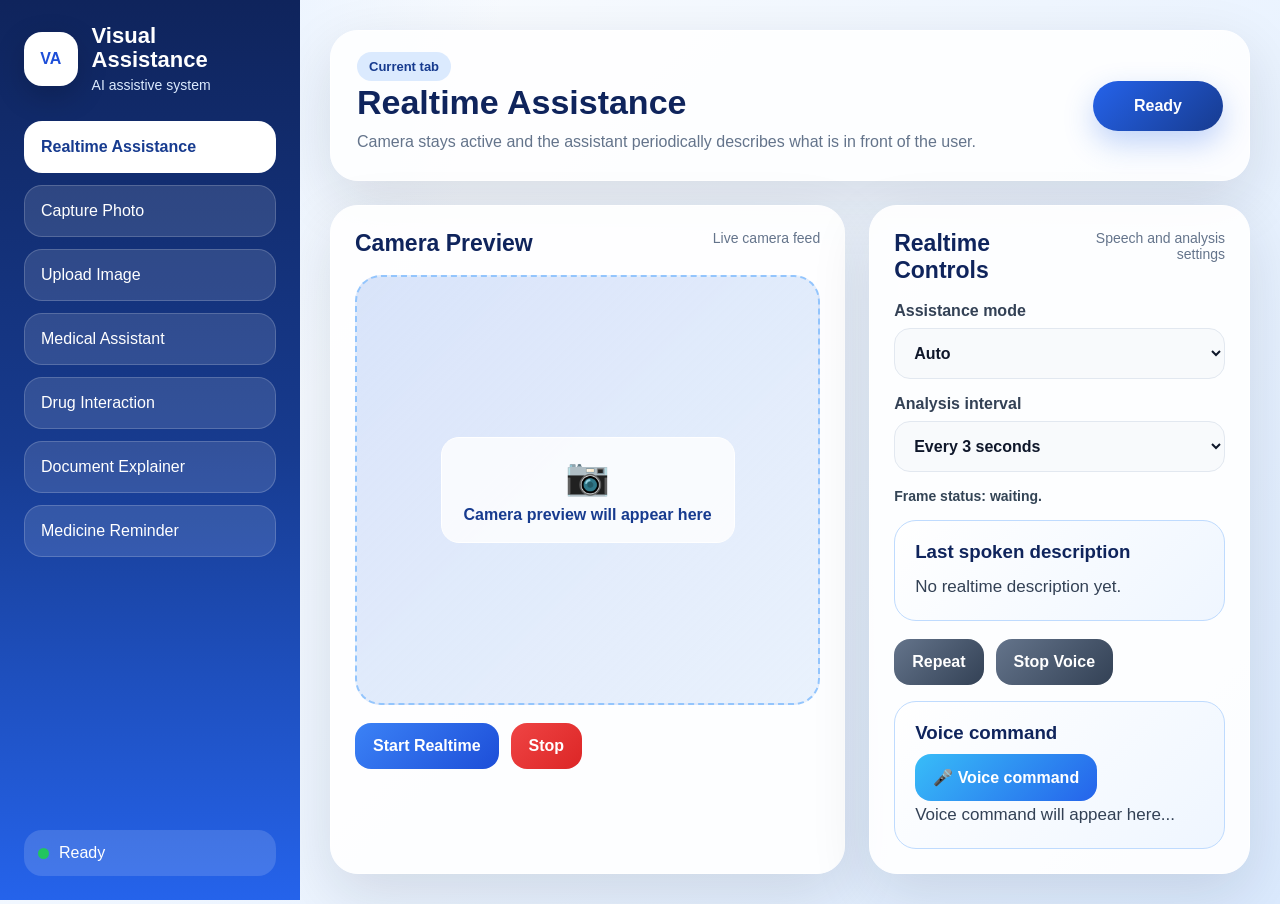
<file: frontend/index.html>
<!DOCTYPE html>
<html lang="en">
<head>
  <meta charset="UTF-8" />
  <meta name="viewport" content="width=device-width, initial-scale=1.0" />
  <title>Visual Assistance</title>
  <link rel="stylesheet" href="style.css" />
</head>
<body>
  <div class="app">

    <!-- ── DESKTOP SIDEBAR ───────────────────────────────────────── -->
    <aside class="sidebar">
      <div class="brand">
        <div class="logo">VA</div>
        <div>
          <h1>Visual Assistance</h1>
          <p>AI assistive system</p>
        </div>
      </div>

      <nav class="menu">
        <button class="menu-btn active" data-page="realtime" data-title="Realtime Assistance">Realtime Assistance</button>
        <button class="menu-btn" data-page="capture"  data-title="Capture Photo">Capture Photo</button>
        <button class="menu-btn" data-page="upload"   data-title="Upload Image">Upload Image</button>
        <button class="menu-btn" data-page="medical"  data-title="Medical Assistant">Medical Assistant</button>
        <button class="menu-btn" data-page="drug"     data-title="Drug Interaction">Drug Interaction</button>
        <button class="menu-btn" data-page="document" data-title="Document Explainer">Document Explainer</button>
        <button class="menu-btn" data-page="reminder" data-title="Medicine Reminder">Medicine Reminder</button>
      </nav>

      <div class="sidebar-footer">
        <span class="dot"></span>
        <span id="sidebarStatus">Ready</span>
      </div>
    </aside>

    <!-- ── PAGE AREA (wraps mobile header + content + mobile nav) ── -->
    <div class="page-area">

      <!-- Mobile-only sticky top header -->
      <header class="top-header">
        <div>
          <span class="small-label">Visual Assistance</span>
          <h1 id="pageTitle">Realtime Assistance</h1>
        </div>
        <div class="status-pill" id="globalStatus">Ready</div>
      </header>

      <!-- ── MAIN CONTENT ──────────────────────────────────────── -->
      <main class="main">

        <!-- REALTIME -->
        <section class="page active" id="realtime">
          <div class="page-header">
            <div>
              <span class="tag">Current tab</span>
              <h2>Realtime Assistance</h2>
              <p>Camera stays active and the assistant periodically describes what is in front of the user.</p>
            </div>
            <div class="status-card" id="realtimeStatus">Ready</div>
          </div>

          <div class="grid two">
            <div class="panel camera-panel">
              <div class="panel-title">
                <h3>Camera Preview</h3>
                <span>Live camera feed</span>
              </div>
              <div class="camera-preview">
                <video id="realtimeVideo" autoplay playsinline></video>
                <canvas id="realtimeCanvas" hidden></canvas>
                <div class="camera-placeholder" id="realtimePlaceholder">
                  <div class="placeholder-icon">📷</div>
                  Camera preview will appear here
                </div>
              </div>

              <div class="response-box realtime-mobile-description">
                <p id="realtimeRouterInfoMobile" class="router-info"></p>
                <p id="realtimeFrameStatus" class="frame-status">Frame status: waiting.</p>
                <h3>Last spoken description</h3>
                <p id="realtimeResponseMobile">No realtime description yet.</p>
              </div>

              <div class="controls">
                <button class="btn primary" id="startRealtimeBtn">Start Realtime</button>
                <button class="btn danger"  id="stopRealtimeBtn">Stop</button>
              </div>
            </div>

            <div class="panel">
              <div class="panel-title">
                <h3>Realtime Controls</h3>
                <span>Speech and analysis settings</span>
              </div>

              <label class="field">
                Assistance mode
                <select id="realtimeMode">
                  <option value="auto">Auto</option>
                  <option value="general">General scene description</option>
                  <option value="obstacles">Navigation and obstacle detection</option>
                  <option value="people">People description</option>
                  <option value="text">Read visible text</option>
                </select>
              </label>

              <label class="field">
                Analysis interval
                <select id="realtimeInterval">
                  <option value="3000">Every 3 seconds</option>
                  <option value="5000">Every 5 seconds</option>
                  <option value="8000">Every 8 seconds</option>
                </select>
              </label>
              <p id="realtimeRouterInfo" class="router-info"></p>
              <p id="realtimeFrameStatus" class="frame-status">Frame status: waiting.</p>
            <div class="response-box">
              <h3>Last spoken description</h3>
              <p id="realtimeResponse">No realtime description yet.</p>
            </div>

          

              <div class="controls">
                <button class="btn secondary" id="repeatRealtimeBtn">Repeat</button>
                <button class="btn secondary" id="stopVoiceRealtimeBtn">Stop Voice</button>
              </div>
  
            <div class="response-box">
              <h3>Voice command</h3>
              <button class="btn accent" id="voiceCommandBtn">🎤 Voice command</button>
              <p id="voiceCommandText">Voice command will appear here...</p>
            </div>
          </div>  
          </div>
        </section>

        <!-- CAPTURE -->
        <section class="page" id="capture">
          <div class="page-header">
            <div>
              <span class="tag">Current tab</span>
              <h2>Capture Photo</h2>
              <p>Take one camera frame and get a detailed AI description.</p>
            </div>
            <div class="status-card" id="captureStatus">Ready</div>
          </div>

          <div class="grid two">
            <div class="panel camera-panel">
              <div class="panel-title">
                <h3>Camera Preview</h3>
                <span>Single image capture</span>
              </div>
              <div class="camera-preview">
                <video id="captureVideo" autoplay playsinline></video>
                <canvas id="captureCanvas" hidden></canvas>
                <div class="camera-placeholder" id="capturePlaceholder">
                  <div class="placeholder-icon">📸</div>
                  Camera preview will appear here
                </div>
              </div>
              <div class="controls">
                <button class="btn primary" id="startCaptureCameraBtn">Start Camera</button>
                <button class="btn accent"  id="capturePhotoBtn">Capture &amp; Describe</button>
              </div>
            </div>

            <div class="panel">
              <div class="panel-title">
                <h3>Capture Result</h3>
                <span>Detailed image explanation</span>
              </div>

              <label class="field">
                Description mode
                <select id="captureMode">
                  <option value="auto">Auto</option>
                  <option value="general">General</option>
                  <option value="people">People</option>
                  <option value="text">Text reading</option>
                  <option value="obstacles">Obstacles</option>
                </select>
              </label>
              <p id="captureRouterInfo" class="router-info"></p>
              <div class="response-box large">
                <h3>Description</h3>
                <p id="captureResponse">No photo captured yet.</p>
              </div>

              <div class="controls">
                <button class="btn secondary" id="repeatCaptureBtn">Repeat</button>
                <button class="btn secondary" id="stopVoiceCaptureBtn">Stop Voice</button>
              </div>
  
            <div class="response-box">
              <h3>Voice command</h3>
              <button class="btn accent" id="captureVoiceCommandBtn">🎤 Voice command</button>
              <p id="captureVoiceCommandText">Voice command will appear here...</p>
            </div>
          </div>
          </div>
        </section>

        <!-- UPLOAD -->
        <section class="page" id="upload">
          <div class="page-header">
            <div>
              <span class="tag">Current tab</span>
              <h2>Upload Image</h2>
              <p>Upload an existing image and let the assistant explain it.</p>
            </div>
            <div class="status-card" id="uploadStatus">Ready</div>
          </div>

          <div class="grid two">
            <div class="panel">
              <div class="panel-title">
                <h3>Image Upload</h3>
                <span>Choose a photo to analyze</span>
              </div>

              <label class="upload-box" for="uploadInput">
                <input type="file" id="uploadInput" accept="image/*" hidden />
                <img id="uploadPreview" alt="Uploaded image preview" />
                <div class="upload-placeholder" id="uploadPlaceholder">
                  <div class="plus-icon">+</div>
                  <strong>Choose image</strong>
                  <p>Click or tap to select a photo</p>
                </div>
              </label>

              <label class="field">
                Analysis mode
                <select id="uploadMode">
                  <option value="auto">Auto</option>
                  <option value="general">General</option>
                  <option value="people">People</option>
                  <option value="text">Text reading</option>
                  <option value="obstacles">Obstacles</option>
                </select>
              </label>

              <div class="controls">
                <button class="btn primary" id="analyzeUploadBtn">Analyze Uploaded Image</button>
              </div>
            </div>

            <div class="panel">
              <div class="panel-title">
                <h3>Upload Result</h3>
                <span>AI image interpretation</span>
              </div>
              <p id="uploadRouterInfo" class="router-info"></p>
              <div class="response-box large">
                <h3>Interpretation</h3>
                <p id="uploadResponse">No image uploaded yet.</p>
              </div>

              <div class="controls">
                <button class="btn secondary" id="repeatUploadBtn">Repeat</button>
                <button class="btn secondary" id="stopVoiceUploadBtn">Stop Voice</button>
              </div>
  
            <div class="response-box">
              <h3>Voice command</h3>
              <button class="btn accent" id="uploadVoiceCommandBtn">🎤 Voice command</button>
              <p id="uploadVoiceCommandText">Voice command will appear here...</p>
            </div>
          </div>
          </div>
        </section>

        <!-- MEDICAL -->
        <section class="page" id="medical">
          <div class="page-header">
            <div>
              <span class="tag">Current tab</span>
              <h2>Medical Assistant</h2>
              <p>Use the camera to scan medicine packaging and get a simple explanation.</p>
            </div>
            <div class="status-card" id="medicalStatus">Ready</div>
          </div>

          <div class="medical-warning">
            This is only an AI helper. Medicine identification and advice must be verified by a doctor or pharmacist.
          </div>

          <div class="grid two">
            <div class="panel camera-panel">
              <div class="panel-title">
                <h3>Medicine Camera</h3>
                <span>Point camera at medicine box or label</span>
              </div>
              <div class="camera-preview">
                <video id="medicalVideo" autoplay playsinline></video>
                <canvas id="medicalCanvas" hidden></canvas>
                <div class="camera-placeholder" id="medicalPlaceholder">
                  <div class="placeholder-icon">💊</div>
                  Medicine camera preview will appear here
                </div>
              </div>
              <div class="controls">
                <button class="btn primary" id="startMedicalCameraBtn">Start Camera</button>
                <button class="btn accent"  id="scanMedicineBtn">Scan Medicine</button>
              </div>
            </div>

            <div class="panel">
              <div class="panel-title">
                <h3>Medicine Explanation</h3>
                <span>AI medicine analysis result</span>
              </div>

              <div class="response-box large">
                <h3>Detected medicine</h3>
                <p id="medicalResponse">No medicine scanned yet.</p>
              </div>

              <div class="controls">
                <button class="btn secondary" id="repeatMedicalBtn">Repeat</button>
                <button class="btn secondary" id="stopVoiceMedicalBtn">Stop Voice</button>
              </div>
            </div>
          </div>
        </section>

        <!-- DRUG INTERACTION -->
        <section class="page" id="drug">
          <div class="page-header">
            <div>
              <span class="tag">Current tab</span>
              <h2>Drug Interaction</h2>
              <p>Track medicines and check whether a newly scanned medicine may be unsafe to combine.</p>
            </div>
            <div class="status-card success" id="drugStatus">All clear</div>
          </div>

          <div class="interaction-ok">
            <div class="checkmark">✓</div>
            <div>
              <h3 id="interactionTitle">Everything is currently OK</h3>
              <p id="interactionSubtitle">No dangerous combination has been detected yet.</p>
            </div>
          </div>

          <div class="grid two">
            <div class="panel">
              <div class="panel-title">
                <h3>Add Medicine</h3>
                <span>Manual entry or scanned result</span>
              </div>

              <div class="form">
                <input type="text" id="drugNameInput" placeholder="Medicine name, e.g. Aspirin" />
                <input type="text" id="drugDoseInput" placeholder="Dose, e.g. 100mg" />
                <button class="btn primary" id="addDrugBtn">Add Medicine</button>
                <button class="btn accent"  id="mockScanDrugBtn">Mock Scan New Medicine</button>
              </div>

              <div class="response-box">
                <h3>Interaction result</h3>
                <p id="interactionResponse">No interaction checked yet.</p>
              </div>
            </div>

            <div class="panel">
              <div class="panel-title">
                <h3>Current Medicine Table</h3>
                <span>Medicines the user currently uses</span>
              </div>

              <div class="table-wrapper">
                <table>
                  <thead>
                    <tr>
                      <th>Medicine</th>
                      <th>Dose</th>
                      <th>Status</th>
                      <th></th>
                    </tr>
                  </thead>
                  <tbody id="drugTableBody">
                    <tr>
                      <td colspan="4" class="empty-row">No medicines added yet.</td>
                    </tr>
                  </tbody>
                </table>
              </div>
            </div>
          </div>
        </section>

        <!-- DOCUMENT -->
        <section class="page" id="document">
          <div class="page-header">
            <div>
              <span class="tag">Current tab</span>
              <h2>Document Explainer</h2>
              <p>Scan or upload medical reports and lab results and get a simple explanation.</p>
            </div>
            <div class="status-card" id="documentStatus">Ready</div>
          </div>

          <div class="medical-warning">
            This feature explains documents in simple language, but it does not replace professional medical interpretation.
          </div>

          <div class="grid two">
            <!-- Camera scan option -->
            <div class="panel camera-panel">
              <div class="panel-title">
                <h3>Scan Document</h3>
                <span>Use camera to photograph a document</span>
              </div>
              <div class="camera-preview">
                <video id="documentVideo" autoplay playsinline></video>
                <canvas id="documentCanvas" hidden></canvas>
                <div class="camera-placeholder" id="documentCameraPlaceholder">
                  <div class="placeholder-icon">📄</div>
                  Point camera at document
                </div>
              </div>
              <div class="controls">
                <button class="btn primary" id="startDocumentCameraBtn">Start Camera</button>
                <button class="btn accent"  id="scanDocumentBtn">Scan Document</button>
              </div>
            </div>

            <!-- Upload option -->
            <div class="panel">
              <div class="panel-title">
                <h3>Upload Document</h3>
                <span>Or upload an image file</span>
              </div>

              <div class="upload-preview">
                <img id="documentPreview" alt="Document preview" />
                <div class="camera-placeholder" id="documentPlaceholder">
                  Uploaded document will appear here
                </div>
              </div>

              <div class="controls vertical">
                <input type="file" id="documentInput" accept="image/*" />
                <button class="btn primary" id="explainDocumentBtn">Explain Document</button>
              </div>
            </div>
          </div>

          <!-- Shared result for both scan and upload -->
          <div class="response-box large" style="margin-top: 24px;">
            <h3>Document explanation</h3>
            <p id="documentResponse">No document analyzed yet.</p>
          </div>
          <div class="controls" style="margin-top: 12px;">
            <button class="btn secondary" id="repeatDocumentBtn">Repeat</button>
            <button class="btn secondary" id="stopVoiceDocumentBtn">Stop Voice</button>
          </div>
        </section>

        <!-- REMINDER -->
        <section class="page" id="reminder">
          <div class="page-header">
            <div>
              <span class="tag">Current tab</span>
              <h2>Medicine Reminder</h2>
              <p>Add medicines and set reminder times for taking them.</p>
            </div>
            <div class="status-card" id="reminderStatus">Ready</div>
          </div>

          <div class="grid two">
            <div class="panel">
              <div class="panel-title">
                <h3>Add Reminder</h3>
                <span>Medicine alarm setup</span>
              </div>

              <div class="form">
                <input type="text"  id="reminderMedicineInput" placeholder="Medicine name" />
                <input type="time"  id="reminderTimeInput" />
                <button class="btn primary" id="addReminderBtn">Add Reminder</button>
              </div>
            </div>

            <div class="panel">
              <div class="panel-title">
                <h3>Scheduled Reminders</h3>
                <span>Upcoming medicine alarms</span>
              </div>

              <div class="table-wrapper">
                <table>
                  <thead>
                    <tr>
                      <th>Medicine</th>
                      <th>Time</th>
                      <th>Status</th>
                      <th></th>
                    </tr>
                  </thead>
                  <tbody id="reminderTableBody">
                    <tr>
                      <td colspan="4" class="empty-row">No reminders added yet.</td>
                    </tr>
                  </tbody>
                </table>
              </div>
            </div>
          </div>
        </section>

      </main>
      <!-- ── END MAIN CONTENT ──────────────────────────────────── -->

      <!-- Mobile-only fixed bottom navigation -->
      <nav class="bottom-nav">
        <button class="nav-btn active" data-page="realtime" data-title="Realtime Assistance">
          <span>📷</span>Live
        </button>
        <button class="nav-btn" data-page="capture" data-title="Capture Photo">
          <span>📸</span>Capture
        </button>
        <button class="nav-btn" data-page="upload" data-title="Upload Image">
          <span>＋</span>Upload
        </button>
        <button class="nav-btn" data-page="medical" data-title="Medical Assistant">
          <span>💊</span>Medical
        </button>
        <button class="nav-btn" data-page="drug" data-title="Drug Interaction">
          <span>✓</span>Drugs
        </button>
        <button class="nav-btn" data-page="document" data-title="Document Explainer">
          <span>📄</span>Docs
        </button>
        <button class="nav-btn" data-page="reminder" data-title="Medicine Reminder">
          <span>⏰</span>Reminder
        </button>
      </nav>

    </div>
    <!-- ── END PAGE AREA ─────────────────────────────────────────── -->

  </div>

  <script src="app.js"></script>
</body>
</html>
</file>
<file: frontend/style.css>
* {
  box-sizing: border-box;
}

:root {
  --blue-900: #0f245c;
  --blue-800: #173b8f;
  --blue-700: #1d4ed8;
  --blue-600: #2563eb;
  --blue-500: #3b82f6;
  --blue-100: #dbeafe;
  --blue-50:  #eff6ff;

  --white:    #ffffff;
  --gray-50:  #f8fafc;
  --gray-100: #f1f5f9;
  --gray-200: #e2e8f0;
  --gray-500: #64748b;
  --gray-700: #334155;
  --gray-900: #0f172a;

  --green:  #16a34a;
  --red:    #dc2626;
  --orange: #f97316;

  --shadow: 0 20px 60px rgba(15, 23, 42, 0.12);
}

body {
  margin: 0;
  font-family: Arial, sans-serif;
  background:
    radial-gradient(circle at top left, #dbeafe 0, transparent 32%),
    linear-gradient(135deg, #ffffff 0%, #eff6ff 48%, #dbeafe 100%);
  color: var(--gray-900);
}

button, input, select {
  font: inherit;
}

/* ── APP SHELL ──────────────────────────────────────────────────── */

.app {
  min-height: 100vh;
  display: grid;
  grid-template-columns: 300px 1fr;
}

/* On desktop .page-area is simply the right column — no extra styles needed */
.page-area {
  min-width: 0; /* prevent grid blowout */
}

/* ── DESKTOP SIDEBAR ────────────────────────────────────────────── */

.sidebar {
  background: linear-gradient(180deg, #0f245c, #173b8f, #2563eb);
  color: white;
  padding: 24px;
  display: flex;
  flex-direction: column;
  gap: 28px;
  position: sticky;
  top: 0;
  height: 100vh;
}

.brand {
  display: flex;
  align-items: center;
  gap: 14px;
}

.logo {
  width: 54px;
  height: 54px;
  background: white;
  color: var(--blue-700);
  border-radius: 18px;
  display: grid;
  place-items: center;
  font-weight: 900;
  box-shadow: 0 10px 30px rgba(0, 0, 0, 0.18);
}

.brand h1 {
  font-size: 22px;
  line-height: 1.1;
  margin: 0;
}

.brand p {
  margin: 5px 0 0;
  color: var(--blue-100);
  font-size: 14px;
}

.menu {
  display: flex;
  flex-direction: column;
  gap: 12px;
}

.menu-btn {
  border: 1px solid rgba(255, 255, 255, 0.18);
  background: rgba(255, 255, 255, 0.12);
  color: white;
  padding: 16px;
  border-radius: 18px;
  text-align: left;
  cursor: pointer;
  transition: 0.2s;
}

.menu-btn:hover {
  background: rgba(255, 255, 255, 0.22);
  transform: translateX(3px);
}

.menu-btn.active {
  background: white;
  color: var(--blue-800);
  font-weight: 700;
}

.sidebar-footer {
  margin-top: auto;
  background: rgba(255, 255, 255, 0.14);
  border-radius: 18px;
  padding: 14px;
  display: flex;
  align-items: center;
  gap: 10px;
}

.dot {
  width: 11px;
  height: 11px;
  background: #22c55e;
  border-radius: 50%;
}

/* ── MOBILE TOP HEADER (hidden on desktop) ──────────────────────── */

.top-header {
  display: none;
  position: sticky;
  top: 0;
  z-index: 20;
  background: rgba(255, 255, 255, 0.92);
  backdrop-filter: blur(12px);
  -webkit-backdrop-filter: blur(12px);
  border-bottom: 1px solid rgba(191, 219, 254, 0.8);
  padding: 16px;
  justify-content: space-between;
  gap: 12px;
  align-items: center;
}

.small-label {
  display: inline-block;
  background: var(--blue-100);
  color: var(--blue-800);
  padding: 5px 10px;
  border-radius: 999px;
  font-size: 12px;
  font-weight: 700;
}

.top-header h1 {
  margin: 8px 0 0;
  color: var(--blue-900);
  font-size: 23px;
  line-height: 1.1;
}

.status-pill {
  min-width: 84px;
  text-align: center;
  background: linear-gradient(135deg, var(--blue-600), var(--blue-800));
  color: white;
  padding: 11px 14px;
  border-radius: 999px;
  font-weight: 700;
  font-size: 13px;
  box-shadow: 0 10px 28px rgba(37, 99, 235, 0.24);
}

/* ── MOBILE BOTTOM NAV (hidden on desktop) ──────────────────────── */

.bottom-nav {
  display: none;
  position: fixed;
  bottom: 0;
  left: 0;
  right: 0;
  height: 82px;
  background: rgba(255, 255, 255, 0.96);
  border-top: 1px solid rgba(191, 219, 254, 0.9);
  gap: 6px;
  overflow-x: auto;
  padding: 8px 8px 10px;
  z-index: 30;
  box-shadow: 0 -12px 30px rgba(15, 23, 42, 0.08);
}

.nav-btn {
  min-width: 70px;
  border: none;
  background: var(--blue-50);
  color: var(--blue-800);
  border-radius: 18px;
  padding: 8px 10px;
  font-size: 11px;
  font-weight: 700;
  cursor: pointer;
  flex-shrink: 0;
  text-align: center;
}

.nav-btn span {
  display: block;
  font-size: 20px;
  margin-bottom: 3px;
}

.nav-btn.active {
  background: linear-gradient(135deg, var(--blue-500), var(--blue-800));
  color: white;
}

/* ── MAIN CONTENT AREA ──────────────────────────────────────────── */

.main {
  padding: 30px;
  overflow-x: hidden;
}

.page {
  display: none;
}

.page.active {
  display: block;
}

/* ── PAGE HEADER ────────────────────────────────────────────────── */

.page-header {
  background: rgba(255, 255, 255, 0.88);
  border: 1px solid white;
  border-radius: 28px;
  padding: 26px;
  box-shadow: var(--shadow);
  margin-bottom: 24px;
  display: flex;
  justify-content: space-between;
  gap: 24px;
  align-items: center;
}

.page-header h2 {
  margin: 8px 0;
  font-size: 34px;
  color: var(--blue-900);
}

.page-header p {
  margin: 0;
  color: var(--gray-500);
  line-height: 1.5;
}

.tag {
  background: var(--blue-100);
  color: var(--blue-800);
  padding: 7px 12px;
  border-radius: 999px;
  font-size: 13px;
  font-weight: 700;
}

.status-card {
  min-width: 130px;
  text-align: center;
  background: linear-gradient(135deg, var(--blue-600), var(--blue-800));
  color: white;
  padding: 16px 20px;
  border-radius: 999px;
  font-weight: 700;
  box-shadow: 0 12px 30px rgba(37, 99, 235, 0.28);
}

.status-card.success {
  background: linear-gradient(135deg, #16a34a, #15803d);
}

/* ── GRID & PANELS ──────────────────────────────────────────────── */

.grid {
  display: grid;
  gap: 24px;
}

.grid.two {
  grid-template-columns: minmax(0, 1.15fr) minmax(360px, 0.85fr);
}

.panel {
  background: rgba(255, 255, 255, 0.92);
  border: 1px solid white;
  border-radius: 28px;
  padding: 24px;
  box-shadow: var(--shadow);
}

.panel-title {
  display: flex;
  justify-content: space-between;
  gap: 14px;
  align-items: start;
  margin-bottom: 18px;
}

.panel-title h3 {
  margin: 0;
  color: var(--blue-900);
  font-size: 23px;
}

.panel-title span {
  color: var(--gray-500);
  font-size: 14px;
  text-align: right;
}

/* ── CAMERA & UPLOAD PREVIEWS ───────────────────────────────────── */

.camera-preview,
.upload-preview {
  position: relative;
  min-height: 430px;
  background:
    linear-gradient(135deg, rgba(37, 99, 235, 0.15), rgba(219, 234, 254, 0.5)),
    #f8fafc;
  border: 2px dashed #93c5fd;
  border-radius: 26px;
  overflow: hidden;
  display: grid;
  place-items: center;
}

.camera-preview video,
.upload-preview img {
  width: 100%;
  height: 100%;
  max-height: 520px;
  object-fit: cover;
  display: none;
}

.camera-placeholder {
  color: var(--blue-800);
  background: rgba(255, 255, 255, 0.8);
  border: 1px solid white;
  padding: 18px 22px;
  border-radius: 18px;
  font-weight: 700;
  text-align: center;
}

.placeholder-icon {
  font-size: 36px;
  margin-bottom: 8px;
}

/* Upload box (tap-to-upload, used on Upload page) */
.upload-box {
  min-height: 280px;
  background:
    linear-gradient(135deg, rgba(59, 130, 246, 0.1), rgba(219, 234, 254, 0.6)),
    #ffffff;
  border: 2px dashed #60a5fa;
  border-radius: 26px;
  display: grid;
  place-items: center;
  overflow: hidden;
  cursor: pointer;
  margin-bottom: 16px;
}

.upload-box img {
  width: 100%;
  height: 100%;
  min-height: 280px;
  object-fit: cover;
  display: none;
}

.upload-placeholder {
  text-align: center;
  color: var(--blue-800);
  padding: 22px;
}

.upload-placeholder p {
  color: var(--gray-500);
  margin: 8px 0 0;
  line-height: 1.4;
}

.plus-icon {
  width: 72px;
  height: 72px;
  margin: 0 auto 14px;
  background: linear-gradient(135deg, var(--blue-500), var(--blue-800));
  color: white;
  border-radius: 50%;
  display: grid;
  place-items: center;
  font-size: 42px;
  font-weight: 300;
  box-shadow: 0 14px 34px rgba(37, 99, 235, 0.28);
}

/* ── CONTROLS & BUTTONS ─────────────────────────────────────────── */

.controls {
  display: flex;
  flex-wrap: wrap;
  gap: 12px;
  margin-top: 18px;
}

.controls.vertical {
  flex-direction: column;
}

.btn {
  border: none;
  cursor: pointer;
  border-radius: 16px;
  padding: 14px 18px;
  color: white;
  font-weight: 700;
  transition: 0.2s;
}

.btn:hover {
  transform: translateY(-1px);
  opacity: 0.95;
}

.btn:active {
  transform: scale(0.98);
}

.primary  { background: linear-gradient(135deg, var(--blue-500), var(--blue-700)); }
.secondary { background: linear-gradient(135deg, #64748b, #334155); }
.accent   { background: linear-gradient(135deg, #38bdf8, var(--blue-600)); }
.danger   { background: linear-gradient(135deg, #ef4444, var(--red)); }

/* ── FORM FIELDS ────────────────────────────────────────────────── */

.field {
  display: flex;
  flex-direction: column;
  gap: 8px;
  color: var(--gray-700);
  font-weight: 700;
  margin-bottom: 16px;
}

select,
input[type="text"],
input[type="time"] {
  width: 100%;
  border: 1px solid var(--gray-200);
  background: var(--gray-50);
  color: var(--gray-900);
  border-radius: 16px;
  padding: 15px;
  font-size: 16px;
  outline: none;
}

select:focus,
input:focus {
  border-color: var(--blue-500);
  box-shadow: 0 0 0 4px rgba(59, 130, 246, 0.14);
}

.form {
  display: flex;
  flex-direction: column;
  gap: 12px;
}

/* ── RESPONSE BOX ───────────────────────────────────────────────── */

.response-box {
  background: linear-gradient(135deg, #ffffff, #eff6ff);
  border: 1px solid #bfdbfe;
  border-radius: 22px;
  padding: 20px;
  margin-top: 16px;
}

.response-box.large {
  min-height: 200px;
}

.response-box h3 {
  margin: 0 0 10px;
  color: var(--blue-900);
}

.response-box p {
  margin: 0;
  color: var(--gray-700);
  line-height: 1.6;
  font-size: 17px;
}

/* ── WARNINGS & INTERACTION BANNER ─────────────────────────────── */

.medical-warning {
  background: #fff7ed;
  border: 1px solid #fed7aa;
  color: #9a3412;
  border-radius: 20px;
  padding: 16px 18px;
  margin-bottom: 24px;
  font-weight: 700;
}

.interaction-ok {
  background: linear-gradient(135deg, #dcfce7, #f0fdf4);
  border: 1px solid #86efac;
  border-radius: 24px;
  padding: 20px;
  display: flex;
  align-items: center;
  gap: 18px;
  margin-bottom: 24px;
}

.checkmark {
  width: 58px;
  height: 58px;
  background: var(--green);
  color: white;
  border-radius: 50%;
  display: grid;
  place-items: center;
  font-size: 34px;
  font-weight: 900;
  flex-shrink: 0;
}

.interaction-ok h3 {
  margin: 0 0 6px;
  color: #166534;
}

.interaction-ok p {
  margin: 0;
  color: #166534;
}

/* ── TABLES ─────────────────────────────────────────────────────── */

.table-wrapper {
  overflow-x: auto;
  border-radius: 20px;
  border: 1px solid #bfdbfe;
}

table {
  width: 100%;
  border-collapse: collapse;
  background: white;
}

th {
  background: var(--blue-700);
  color: white;
  padding: 16px;
  text-align: left;
}

td {
  padding: 16px;
  border-bottom: 1px solid var(--gray-200);
  color: var(--gray-700);
}

.empty-row {
  text-align: center;
  color: var(--gray-500);
}

.safe        { color: var(--green);  font-weight: 800; }
.risky       { color: var(--orange); font-weight: 800; }
.danger-text { color: var(--red);    font-weight: 800; }

/* ── RESPONSIVE: WIDE DESKTOP → COMPACT SIDEBAR (≤1050px) ──────── */

@media (max-width: 1050px) {
  .app {
    grid-template-columns: 1fr;
  }

  .sidebar {
    position: relative;
    height: auto;
  }

  .menu {
    display: grid;
    grid-template-columns: repeat(2, 1fr);
  }

  .main {
    padding: 18px;
  }

  .grid.two {
    grid-template-columns: 1fr;
  }

  .page-header {
    flex-direction: column;
    align-items: stretch;
  }

  .status-card {
    width: fit-content;
  }
}

@media (max-width: 650px) {
  .menu {
    grid-template-columns: 1fr;
  }

  .page-header h2 {
    font-size: 27px;
  }

  .camera-preview,
  .upload-preview {
    min-height: 300px;
  }

  .panel-title {
    flex-direction: column;
  }

  .panel-title span {
    text-align: left;
  }
}

/* ── RESPONSIVE: MOBILE (≤768px) — switch to bottom-nav layout ─── */

@media (max-width: 768px) {
  /* Override the 1050px grid collapse — sidebar is gone entirely */
  .app {
    display: block;
  }

  .sidebar {
    display: none;
  }

  /* page-area becomes full-screen flex column */
  .page-area {
    display: flex;
    flex-direction: column;
    min-height: 100vh;
  }

  /* Show mobile chrome */
  .top-header {
    display: flex;
  }

  .bottom-nav {
    display: flex;
  }

  /* Content fills space between header and bottom nav */
  .main {
    flex: 1;
    padding: 14px;
    padding-bottom: 96px; /* clear fixed bottom-nav */
    overflow-x: hidden;
  }

  /* Page headers are replaced by the sticky top-header on mobile */
  .page-header {
    display: none;
  }

  /* Card-like panels */
  .panel {
    border-radius: 26px;
    padding: 18px;
    margin-bottom: 16px;
  }

  .panel-title h3 {
    font-size: 19px;
  }

  /* Stack all two-column grids */
  .grid.two {
    grid-template-columns: 1fr;
    gap: 0;
  }

  /* Smaller camera/upload areas */
  .camera-preview,
  .upload-preview {
    min-height: 280px;
  }

  .camera-preview video,
  .upload-preview img {
    max-height: none;
    min-height: 280px;
  }

  .upload-box {
    min-height: 240px;
  }

  .upload-box img {
    min-height: 240px;
  }

  /* Buttons full-width stacked on mobile */
  .controls {
    flex-direction: column;
    margin-top: 12px;
  }

  .btn {
    width: 100%;
    padding: 15px;
    border-radius: 17px;
    font-weight: 800;
  }

  /* Larger input text for mobile readability */
  select,
  input[type="text"],
  input[type="time"] {
    font-size: 16px;
    border-radius: 17px;
    padding: 15px;
  }

  /* Compact tables */
  th, td {
    padding: 11px 13px;
    font-size: 14px;
  }

  /* Interaction banner */
  .interaction-ok {
    border-radius: 22px;
    padding: 16px;
    gap: 14px;
    margin-bottom: 16px;
  }

  /* Medical warning */
  .medical-warning {
    border-radius: 18px;
    margin-bottom: 16px;
  }

  /* Response box */
  .response-box {
    margin-top: 0;
    border-radius: 20px;
  }

  .response-box p {
    font-size: 16px;
  }

  /* Document shared response */
  .page#document .response-box {
    margin-top: 0;
  }
}

.router-info {
  margin: 8px 0;
  font-size: 14px;
  font-weight: 600;
  color: #1f2a68;
}

.realtime-mobile-description {
  display: none;
}

@media (max-width: 768px) {
  .realtime-mobile-description {
    display: block;
    margin-top: 18px;
    margin-bottom: 18px;
  }

  .realtime-mobile-description h3 {
    font-size: 18px;
  }

  .realtime-mobile-description p {
    font-size: 16px;
    line-height: 1.5;
  }

  /* sakriva desktop opis samo na telefonu */
  #realtime .panel:nth-child(2) .response-box:first-of-type {
    display: none;
  }
}

@media (max-width: 768px) {
  #realtime .response-box:has(#voiceCommandText) {
    margin-top: 22px;
  }
}

.frame-status {
  margin-top: 8px;
  margin-bottom: 10px;
  font-size: 14px;
  font-weight: 600;
  color: #345;
}

@media (max-width: 768px) {
  .frame-status {
    font-size: 15px;
    margin-top: 10px;
    margin-bottom: 12px;
  }
}
</file>
